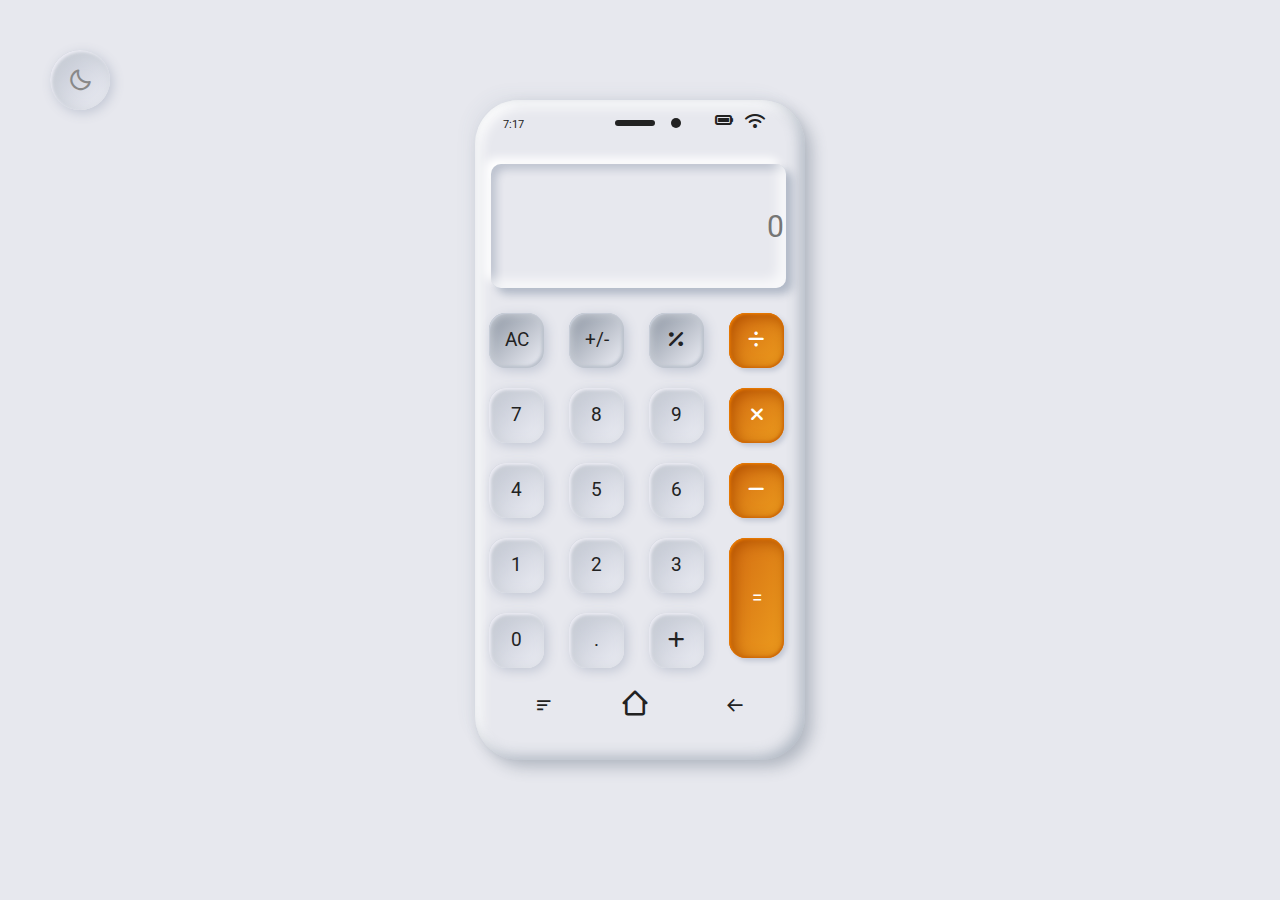
<file: index.html>
<!DOCTYPE html>
<html lang="en">

<head>
    <meta charset="UTF-8">
    <meta http-equiv="X-UA-Compatible" content="IE=edge">
    <meta name="viewport" content="width=device-width, initial-scale=1.0">
    <title>Calculator</title>
    <link rel="stylesheet" href="https://cdnjs.cloudflare.com/ajax/libs/bootstrap/5.2.0-beta1/js/bootstrap.min.js">
    <link rel="stylesheet" href="https://cdnjs.cloudflare.com/ajax/libs/font-awesome/6.1.1/css/all.min.css">
    <link rel="stylesheet" href="https://unpkg.com/boxicons@2.1.2/css/boxicons.min.css">
    <link rel="stylesheet" href="style.css">
</head>

<body>
    <div class="container">
        <div class="iphone-x">
            <div class="screen">
                <div class="notch">
                    <div class="sound"></div>
                    <div class="camera"></div>
                </div>
                <div class="time" id="time">
                    <script>
                        var time = document.getElementById('time').innerHTML;
                        var today = new Date();
                        var time = today.getHours() + ":" + today.getMinutes();
                        time = document.write(time)
                    </script>
                </div>
                <div class="battery">
                    <i class="fa fa-battery-full"></i>
                </div>
                <div class="wifi">
                    <i class="fa fa-wifi"></i>
                </div>


                <form class="calculator container">
                    <input type="text" placeholder="0" name="displayResult" class="area" />

                    <div class="key container" id="keyBoard">

                        <div class="first-col"></div>

                        <div class="second-col">
                            <div class="button">
                                <button type="button" name="" value="AC" class="btn-work"
                                    onclick="displayResult.value=' '" id="c">
                                    AC
                                </button>
                            </div>
                            <div class="button">
                                <button type="button" name="" value="7" onclick="calcNumbers(this.value)" id="num">
                                    7
                                </button>
                            </div>
                            <div class="button">
                                <button type="button" name="" value="4" onclick="calcNumbers(this.value)" id="num">
                                    4
                                </button>
                            </div>
                            <div class="button">
                                <button type="button" name="" value="1" onclick="calcNumbers(this.value)" id="num">
                                    1
                                </button>
                            </div>
                            <div class="button">
                                <button type="button" name="" value="0" onclick="calcNumbers(this.value)" id="num">
                                    0
                                </button>
                            </div>
                        </div>

                        <div class="third-col">
                            <div class="button">
                                <button type="button" name="" value="+/-" class="btn-work"
                                    onclick="makeNegative(displayResult.value)" id="c">
                                    +/-
                                </button>
                            </div>
                            <div class="button">
                                <button type="button" name="" value="8" onclick="calcNumbers(this.value)" id="num">
                                    8
                                </button>
                            </div>
                            <div class="button">
                                <button type="button" name="" value="5" onclick="calcNumbers(this.value)" id="num">
                                    5
                                </button>
                            </div>
                            <div class="button">
                                <button type="button" name="" value="2" onclick="calcNumbers(this.value)" id="num">
                                    2
                                </button>
                            </div>
                            <div class="button">
                                <button type="button" name="" value="." onclick="calcNumbers(this.value)" id="num">
                                    .
                                </button>
                            </div>
                        </div>

                        <div class="fourth-col">
                            <div class="button">
                                <button type="button" name="" value="%" class="btn-work"
                                    onclick="calcNumbers(this.value)" id="c">
                                    <i class="fa fa-percent"></i>
                                </button>
                            </div>
                            <div class="button">
                                <button type="button" name="" value="9" onclick="calcNumbers(this.value)" id="num">
                                    9
                                </button>
                            </div>
                            <div class="button">
                                <button type="button" name="" value="6" onclick="calcNumbers(this.value)" id="num">
                                    6
                                </button>
                            </div>
                            <div class="button">
                                <button type="button" name="" value="3" onclick="calcNumbers(this.value)" id="num">
                                    3
                                </button>
                            </div>
                            <div class="button">
                                <button type="button" name="" value="+" onclick="calcNumbers(this.value)"
                                    class="btn-work" id="num">
                                    <i class="fa fa-plus"></i>
                                </button>
                            </div>
                        </div>

                        <div class="fifth-col">
                            <div class="button">
                                <button type="button" name="" value="/" onclick="calcNumbers(this.value)"
                                    class="btn-work" id="eql">
                                    <i class="fa fa-divide"></i>
                                </button>
                            </div>
                            <div class="button">
                                <button type="button" name="" value="*" onclick="calcNumbers(this.value)"
                                    class="btn-work" id="eql">
                                    <i class="fa fa-times"></i>
                                </button>
                            </div>
                            <div class="button">
                                <button type="button" name="" value="-" onclick="calcNumbers(this.value)"
                                    class="btn-work" id="eql">
                                    <i class="fa fa-minus"></i>
                                </button>
                            </div>

                            <div class="button">
                                <button type="button" name="" value="="
                                    onclick="(displayResult.value.includes('%'))?percentage(displayResult.value):displayResult.value=eval(displayResult.value);"
                                    class="btn-equal" id="eql">
                                    =
                                </button>
                            </div>

                        </div>

                        <div class="menu"><i class="bx bx-menu-alt-left"></i></div>
                        <div class="home"><i class="bx bx-home-alt-2"></i></div>
                        <div class="back"><i class="bx bx-arrow-back"></i></div>

                    </div>
                </form>

            </div>
        </div>
    </div>

    <div class="dark-light">
        <i class="bx bx-moon moon"></i>
        <i class="bx bx-sun sun"></i>
    </div>
    <script src="script.js"></script>
</body>

</html>
</file>
<file: style.css>
@import url('https://fonts.googleapis.com/css2?family=Roboto:wght@300;400;500&display=swap');

:root
{
    --bodybg:#e7e8ee;
    --btt:#222222;
    --tcolor: rgb(119 119 119);
   
    --BxSi:
        6px 6px 8px rgba(13, 39, 80, 0.25),
        -6px -6px 10px #fff,
        inset -8px -8px 12px rgba(255,255,255,0.7),
        inset 5px 5px 8px rgba(13,39,80,0.2);

    --PSD-3d:
        7px 7px 15px #45566754,
        -8px -8px 15px #5165790a,
         inset -5px -4px 13px 0px #51657959,
         inset 6px 7px 12px 0px #fffffff0; 

    --eql-background: 
    linear-gradient(to bottom right, rgb(211 109 18),rgb(237 157 30));

    --eql-shadow: 
    inset 1px 1px 3px rgb(249 133 0),
    inset 4px 4px 15px rgb(179 83 0),
    inset -1px -1px 3px rgb(204 99 8),
    3px 3px 5px rgb(194 199 212);
   
    --c-background: linear-gradient(to bottom right, rgb(139 148 161),rgb(239 240 247));
    --c-shadow: 
    inset 1px 1px 1px rgb(200 206 217), 
    inset 2px 2px 8px rgb(202 207 214), 
    inset -2px -2px 3px rgb(180 187 199), 
    3px 3px 12px rgb(194 199 212);
 
    --num-background: 
    linear-gradient(to bottom right, rgb(192 197 209),rgb(237 238 245));
    
    --num-shadow: 
    inset 2px 2px 3px rgb(235 235 243), 
    inset 4px 4px 15px rgb(202 207 214), 
    3px 3px 12px rgb(194 199 212);

}

body.dark{
 
  
    --bodybg:#1e212a;
    --btt:#fff;
    --tcolor: rgb(119 119 119);
   
    --BxSi:6px 6px 8px rgb(0 0 0 / 50%),
        -6px -6px 10px rgb(255 255 255 / 5%),
         inset -8px -8px 12px rgb(255 255 255 / 5%),
         inset 5px 5px 8px rgb(0 0 0 / 50%);

    --PSD-3d:
    5px 5px 15px rgb(0 0 0 / 18%),
    5px 15px 15px rgb(0 0 0 / 25%),
    inset 5px 5px 10px rgb(0 0 0 / 50%),
    inset 5px 5px 20px rgb(255 255 255 / 20%),
    inset -5px -5px 15px rgb(0 0 0 / 75%); 


    --eql-shadow: 
    inset 1px 1px 2px rgb(249 170 45 / 60%),
     inset 4px 4px 15px rgb(165 78 4),
      3px 3px 5px rgb(24 27 36);

    --eql-shadow: 
    inset 1px 1px 2px rgb(249 170 45 / 60%),
     inset 4px 4px 15px rgb(165 78 4),
      3px 3px 5px rgb(24 27 36);
   
    --c-background: linear-gradient(to bottom right, rgb(73 79 92),rgb(111 117 135));
    --c-shadow:
     inset 1px 1px 1px rgb(101 107 123),
      inset 4px 4px 15px rgb(51 57 66),
       3px 3px 5px rgb(24 27 36);
   
    --num-background: linear-gradient(to bottom right, rgb(41 45 56),rgb(60 60 68));
    --num-shadow: 
    inset 1px 1px 1px rgb(57 60 74),
     inset 4px 4px 15px rgb(32 35 45),
      3px 3px 5px rgb(24 27 36);

}

/***  ***/
* 
{
	margin: 0;
	padding: 0;
	font-family: 'Roboto', sans-serif;
}

body
{
    background: var(--bodybg);
}
.iphone-x
{
    margin-top: 100px;
}
.iphone-x .screen
{
    width: 42%;
    height: 640px;
    margin: 0 auto;
    min-width: 310px;
    max-width: 310px;
    border-radius: 44px;
    background: var(--bodybg);
    padding: 10px;
    box-shadow:var(--PSD-3d);
}
.screen .notch
{
    width: 159px;
    height: 30px;
    margin: 0 auto;
   /** background: red;**/
    border-bottom-right-radius: 15px;
    border-bottom-left-radius: 15px;
}
.sound
{
    top: 10px;
    left: 54px;
    width: 40px;
    height: 6px;
    position: relative;
    background: var(--btt);
    border-radius: 10px;
}
.camera
{
    top: 2px;
    left: 110px;
    width: 10px;
    height: 10px;
    position: relative;
    background: var(--btt);
    border-radius: 100px;
}
.time
{
    color: var(--btt);
    width: 60px;
    font-size: 11px;
    margin-top: -22px;
    background: transparent;
    margin-left: 18px;
}
.battery
{
    margin-top: -20px;
}
.battery i
{
    color: var(--btt);
    margin-left: 230px !important;
}
.wifi
{
    margin-top: -18px !important;
    margin-left: 260px;

}
.wifi i 
{
    color: var(--btt);
    margin-top: -20px;
}

.area
{
    min-width: 50% !important;
    width: 94% !important;
    min-height: 120px !important;
    margin-left: 6px;
    margin-top: -5px;
    font-size: 30px !important;
    text-align: right;
    overflow: scroll;
    outline: none;
    border: none;
    font-weight: 400;
    color: var(--btt);
    background: var(--bodybg);
    border-radius: 10px;
    padding: 2px;
    box-shadow: var(--BxSi);
}
.calculator
{
    margin: 0;
    margin-top: 38px;
    box-sizing: content-box;
}

.key
{
    float: left !important;
    font-size: 15px;
    display: flex !important;
    margin: -5%;
    margin-left: auto !important;
    margin-right: auto !important;
}
.fifth-col,
.fourth-col,
.third-col,
.second-col,
.first-col
{
    padding-left: 9px;
    display: inline-block;
    margin-top: 20px !important;
    justify-content: space-between !important;
}
.button
{
    display: block;
    padding-left: 40px;
    min-height: 40px;
    padding-right: 30px;
    white-space: wrap;
    word-wrap: break-word;
    margin-top: 20px;
    justify-content: space-between !important;
}
button
{
    position: relative;
    margin-left: -54px !important;
    min-width: 55px;
    align-items: center;
    justify-content: center;
    text-align: center;
    padding: 0px;
    color: var(--btt) !important;
    border: none;
    border-radius: 17px !important;
    height: 55px;
    outline: none;
    font-weight: 400 !important;
    font-size: 14pt !important;
}
.btn-work
{
    color: var(--btt) !important;
}
.btn-equal
{
    color: var(--btt) !important;
    height: 120px !important;
}
button:focus
{
    cursor: pointer;
    outline: none !important;
    border: none !important;
}
button:active
{
    outline: none !important;
    border: none !important;
}
button:hover
{
    color: #696a6a !important;
}
.btn-work:hover,
.btn-equal:hover
{
    color: #0b254e !important;
}
.home
{
    margin-top: 415px;
    margin-left: 66px;
    font-size: 30px;
    cursor: pointer;
    color:var(--btt);
}
.menu
{
    margin-top: 422px;
    margin-left: -280px;
    font-size: 20px;
    cursor: pointer;
    color:var(--btt);
}
.back
{
    margin-top: 422px;
    margin-left: 75px;
    font-size: 20px;
    cursor: pointer;
    color:var(--btt);
}

#eql
{
    background: var(--eql-background);
    box-shadow: var(--eql-shadow);
    color: #fff !important;
}

#c
{
    background: var(--c-background);
    box-shadow: var(--c-shadow);
}

#num
{
    background: var(--num-background);
    box-shadow: var(--num-shadow);
}

.dark-light
{
    left: 50px;
    display: flex;
    position: absolute;
    justify-content: center;
    top: 50px;
    width: 60px;
    height: 60px;
    background: var(--num-background);
    box-shadow: var(--num-shadow);
    text-align: center;
    align-items: center;
    border-radius: 50%;
}
.dark-light i
{
    position: absolute;
    font-size: 25px;
    cursor: pointer;
    transition: all 0.3s ease;
}
.dark-light i.sun
{
    opacity: 0;
    pointer-events: none;
}
.dark-light.active i.sun{
    opacity: 1;
    pointer-events:auto;
}
.dark-light.active i.moon{
    opacity: 0;
    pointer-events: none;
}
.bx-sun
{
    color: #ffd900;
}
.bx-moon
{
    color: #888;
}
</file>
